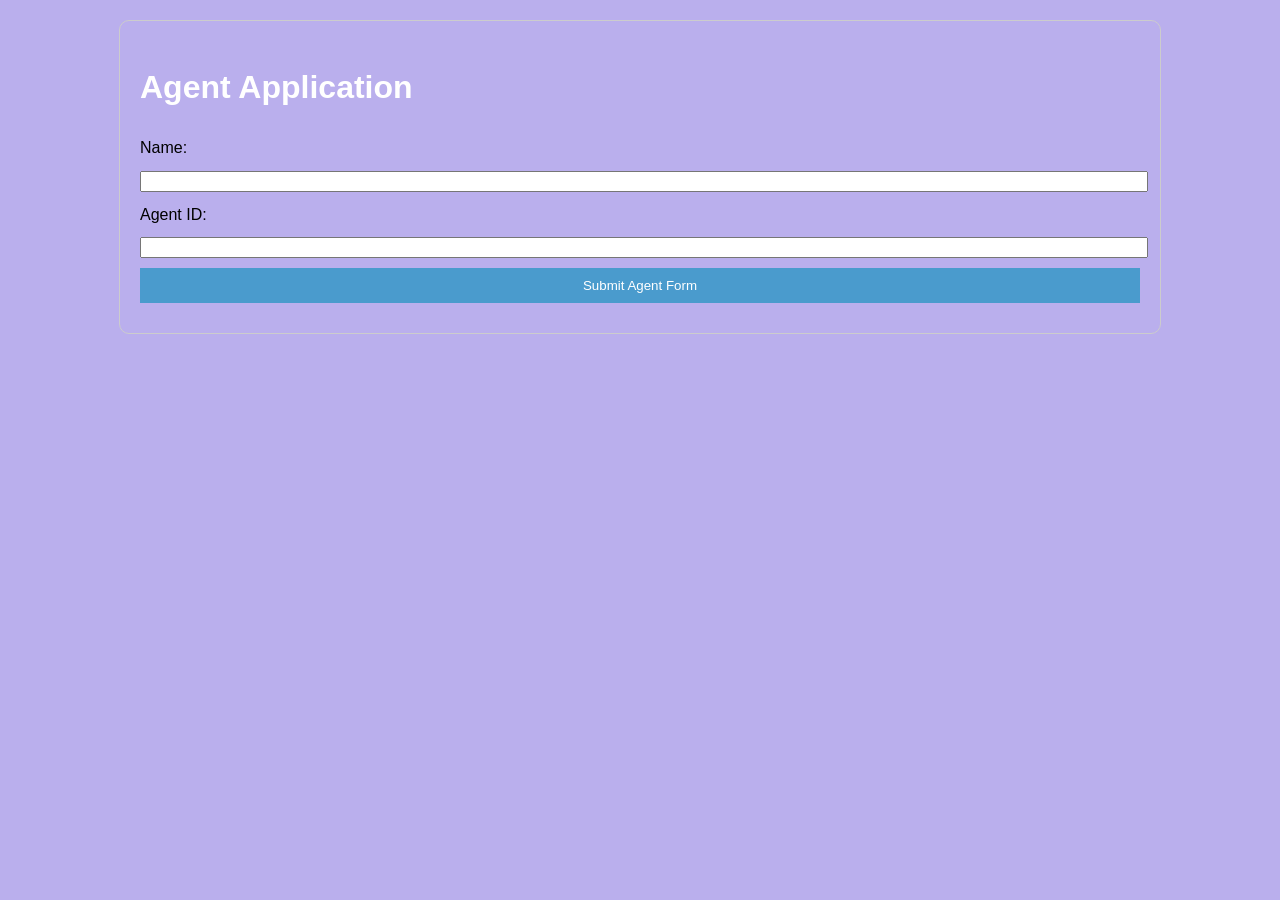
<file: agentform.html>
<!DOCTYPE html>
<html lang="en">
<head>
    <meta charset="UTF-8">
    <meta name="viewport" content="width=device-width, initial-scale=1.0">
    <title>AGENT SCRIPT SHEET</title>
    <style>
        body {
            background-color: rgb(186, 175, 237);
            font-family: Arial, sans-serif;
            margin: 20px;
            padding: 0;
            line-height: 1.6;
        }
        h1, h2 {
            color: white;
        }
        .container {
            max-width: 1000px;
            margin: auto;
            padding: 20px;
            border: 1px solid #ccc;
            border-radius: 10px;
        }
        label, input, select, button, textarea {
            display: block;
            margin-bottom: 10px;
            width: 100%;
        }
        button {
            background-color: rgb(74, 155, 205);
            color: white;
            border: none;
            padding: 10px;
        }
        .info-box {
            border: 1px solid green;
            padding: 20px;
            border-radius: 9px;
            background: #f9f9f9;
            margin-bottom: 50px;
        }
    </style>
    <script>
        function showFoodForm(event) {
            event.preventDefault();
            document.getElementById('agentForm').style.display = 'none';
            document.getElementById('foodForm').style.display = 'block';
        }
    </script>
</head>
<body>
    <div class="container">
        <h1>Agent Application</h1>
        <form id="agentForm" onsubmit="showFoodForm(event)">
            <label for="agent-name">Name:</label>
            <input type="text" id="agent-name" name="agent-name" required>

            <label for="agent-id">Agent ID:</label>
            <input type="text" id="agent-id" name="agent-id" required>

            <button type="submit">Submit Agent Form</button>
        </form>

        <form id="foodForm" style="display: none;">
            <h1>Food Redistribution Form</h1>

            <label for="DonarName">Donar Name:</label>
            <input type="text" id="DonarName" required>

            <label for="FoodType">Food Type:</label>
            <select id="FoodType">
                <option value="spicy">Spicy</option>
                <option value="sweet_cold">Sweet & Cold</option>
                <option value="spicy_hot">Spicy & Hot</option>
                <option value="cold">Cold</option>
            </select>

            <label for="other">Any other:</label>
            <input type="text" id="other">

            <label for="location">Location:</label>
            <input type="text" id="location" required>

            <label for="urgency">Urgency Level:</label>
            <select id="urgency">
                <option value="low">Low</option>
                <option value="medium">Medium</option>
                <option value="high">High</option>
            </select>

            <h2>Verification and Quality Control</h2>
            <label for="expiration-date">Expiration Date:</label>
            <input type="date" id="expiration-date" required>

            <label for="FoodCondition">Food Condition (GOOD / BAD)</label>
            <input type="text" id="FoodCondition" required>

            <label for="PickupDate">Pickup Date:</label>
            <input type="date" id="PickupDate" required>
            <label for="Delivery Method">Delivery Method</label>
        <select id="Deliver Method">
            <option value="Direct to Recipents">Direct to Recipents</option>
            <option value="Distribution Center">Distribution Center</option>

        </select>

        <h2>Communication and outresearch</h2>

        <label for="donor engagement">donor Engagement Activities: </label>
        <input type="text" id="donarEngagement" required>

        <label for="awarnessPrograms">AwarnessPrograms</label>
        <input type="text" id="AwarnessPrograms:" required>

        <label for="target Audience">targetAudience</label>
        <input type="text" id="targetAudience" placeholder="who is your target audience..?" required>
        
        <label for="communicationchannels">communicationchannels</label>
        <select id="communicationchannels">
            <option  value="SocialMedia">SocialMedia</option>
            <option value="E-Mail">E-Mail</option>
            <option value="Flyers">Flyers & Brochures</option>
            <option value="communityEvent">communityEvent</option>

        </select>

        <h2>Data Management</h2>
        <label for="donationRecord">DonationRecord</label>
        <textarea id="donationRecord" rows="3" placeholder="Enter Donation details...." required></textarea>
        
        <label for="recipentData">recipentData:</label>
        <textarea id="recipentData" rows="3" placeholder="Enter Recipent details..." required></textarea>

        <label for="FoodInventory">FoodInventory:</label>
        <textarea id="FoodInventory" rows="3" placeholder="Enter Food Inventory details..." required></textarea>

        <label for="Data Optimisation">Data Optimisation</label>
        <textarea id="Data Optimisation" rows="3" placeholder="How do you use  data to reduce waste"></textarea>
        
        <h2> Compilence and Reporting</h2>
        <div class="info-box">
            <p>Ensures legal compilence with food safty regulations which generates reports on food distribution activities and impact assessments...</p>

        </div>
        <label for="CompilenceCheckList">Compilence Check List</label>
        <textarea id="Compilence Check List" rows="4" placeholder="list legal food safty checks..." required></textarea>

        <label for="reporting Perods">Reporting Periods:</label>
        <input type="date" id="reportingperiod" required>

        <label for="distributionReport">food Distribution Report:</label>
        <textarea id="date" id="reporting period" required></textarea>

        <label for="impactAssessment">ImpactAssessment: </label>
        <textarea id="distributionAssessment" rows="4" placeholder="enter the distribution details and impact metrics...">required</textarea>

        <label for="automated matching">automated matching </label>
        <select id="automated matching">
            <option value="enabled">Enebled</option>
            <option value="disabled">Disabled</option>
        </select>
        
        <label for="ntification settings">Notification Settings:</label>
        <textarea id="notification settings" rows="4" placegolder="notification preference!!.."></textarea>

        <label for="pickupshesule">pickupshedule</label>
        <input type="datatime-local" id="pickupshedule" >

        <label for="inventorytracking">Inventory Tracking Detaila:</label>
        <textarea id="inventoryTracking" rows="4" placeholder="tracking methods!!..."></textarea>


        <button type="submit">Submit</button>
        <button type="button" class="back-button" onclick="history.back()">Back to list</button>
        </form>
    </div>
</body>
</html>
</file>
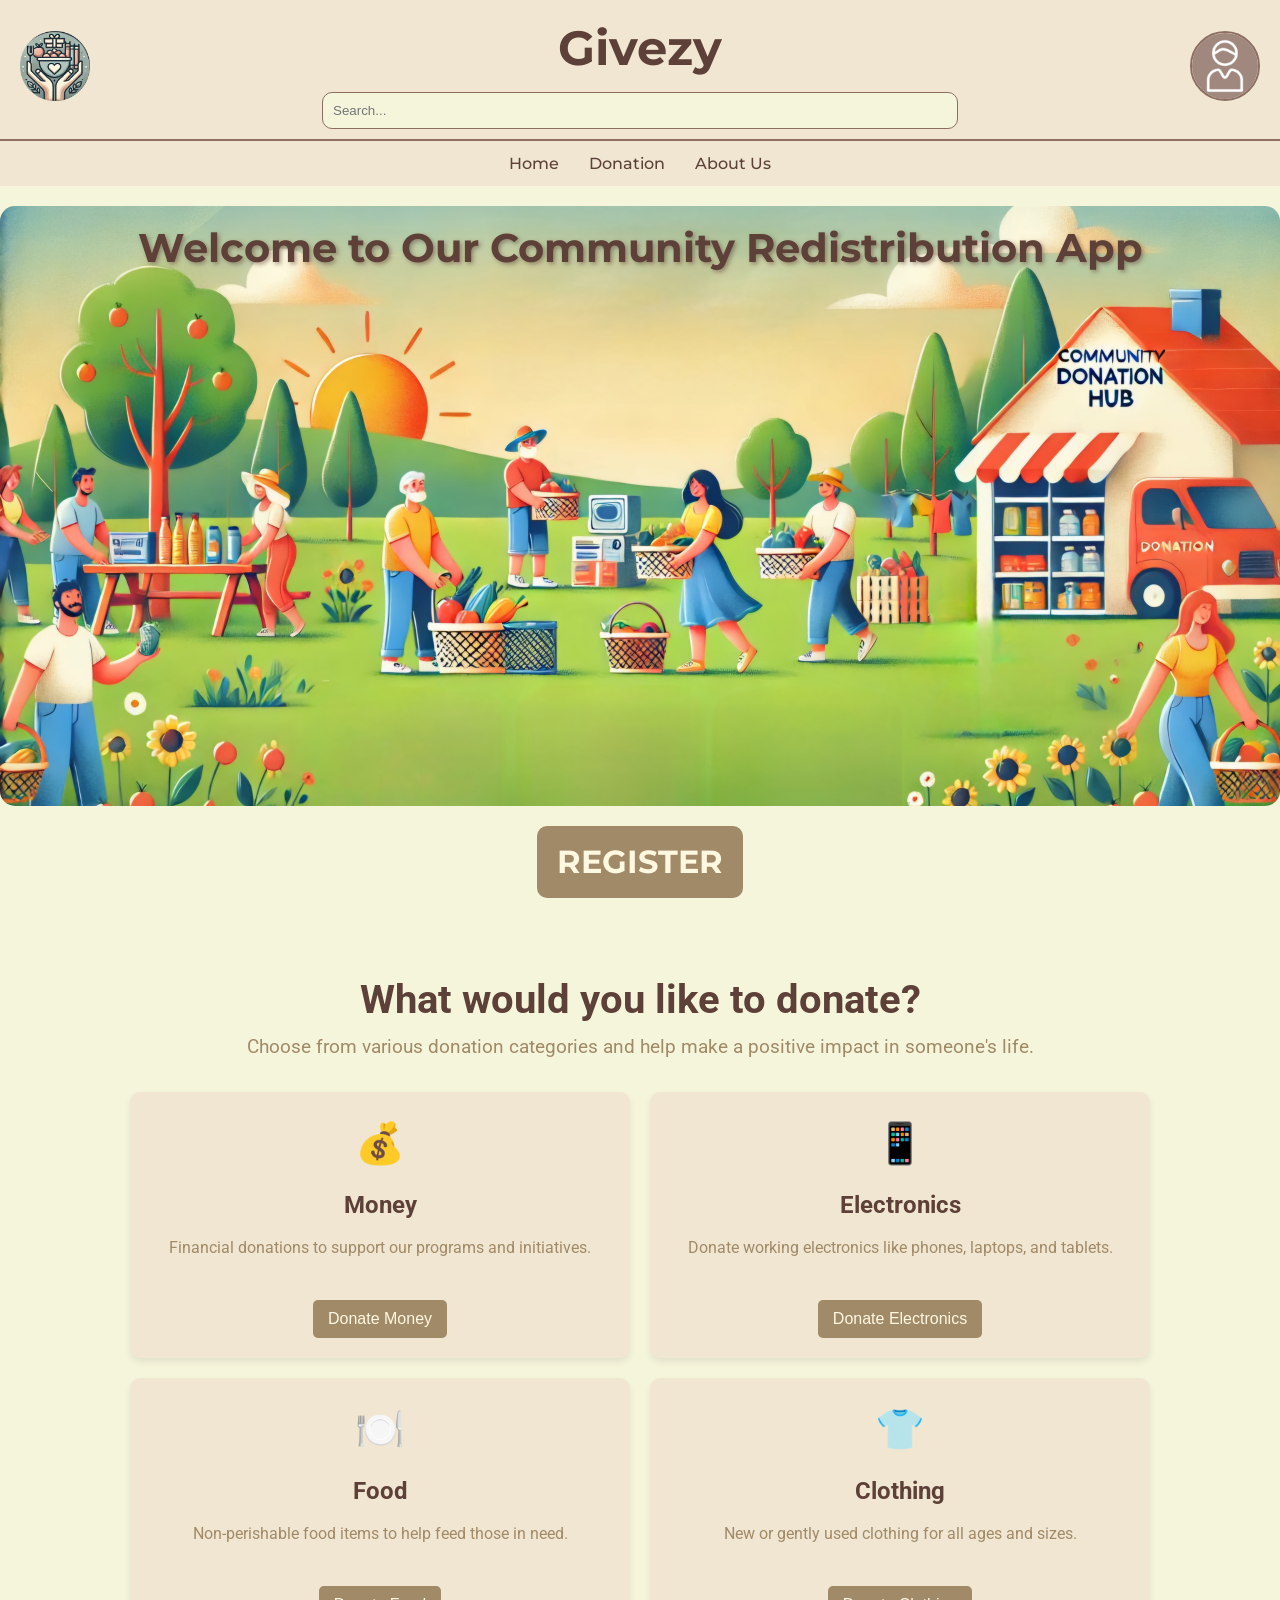
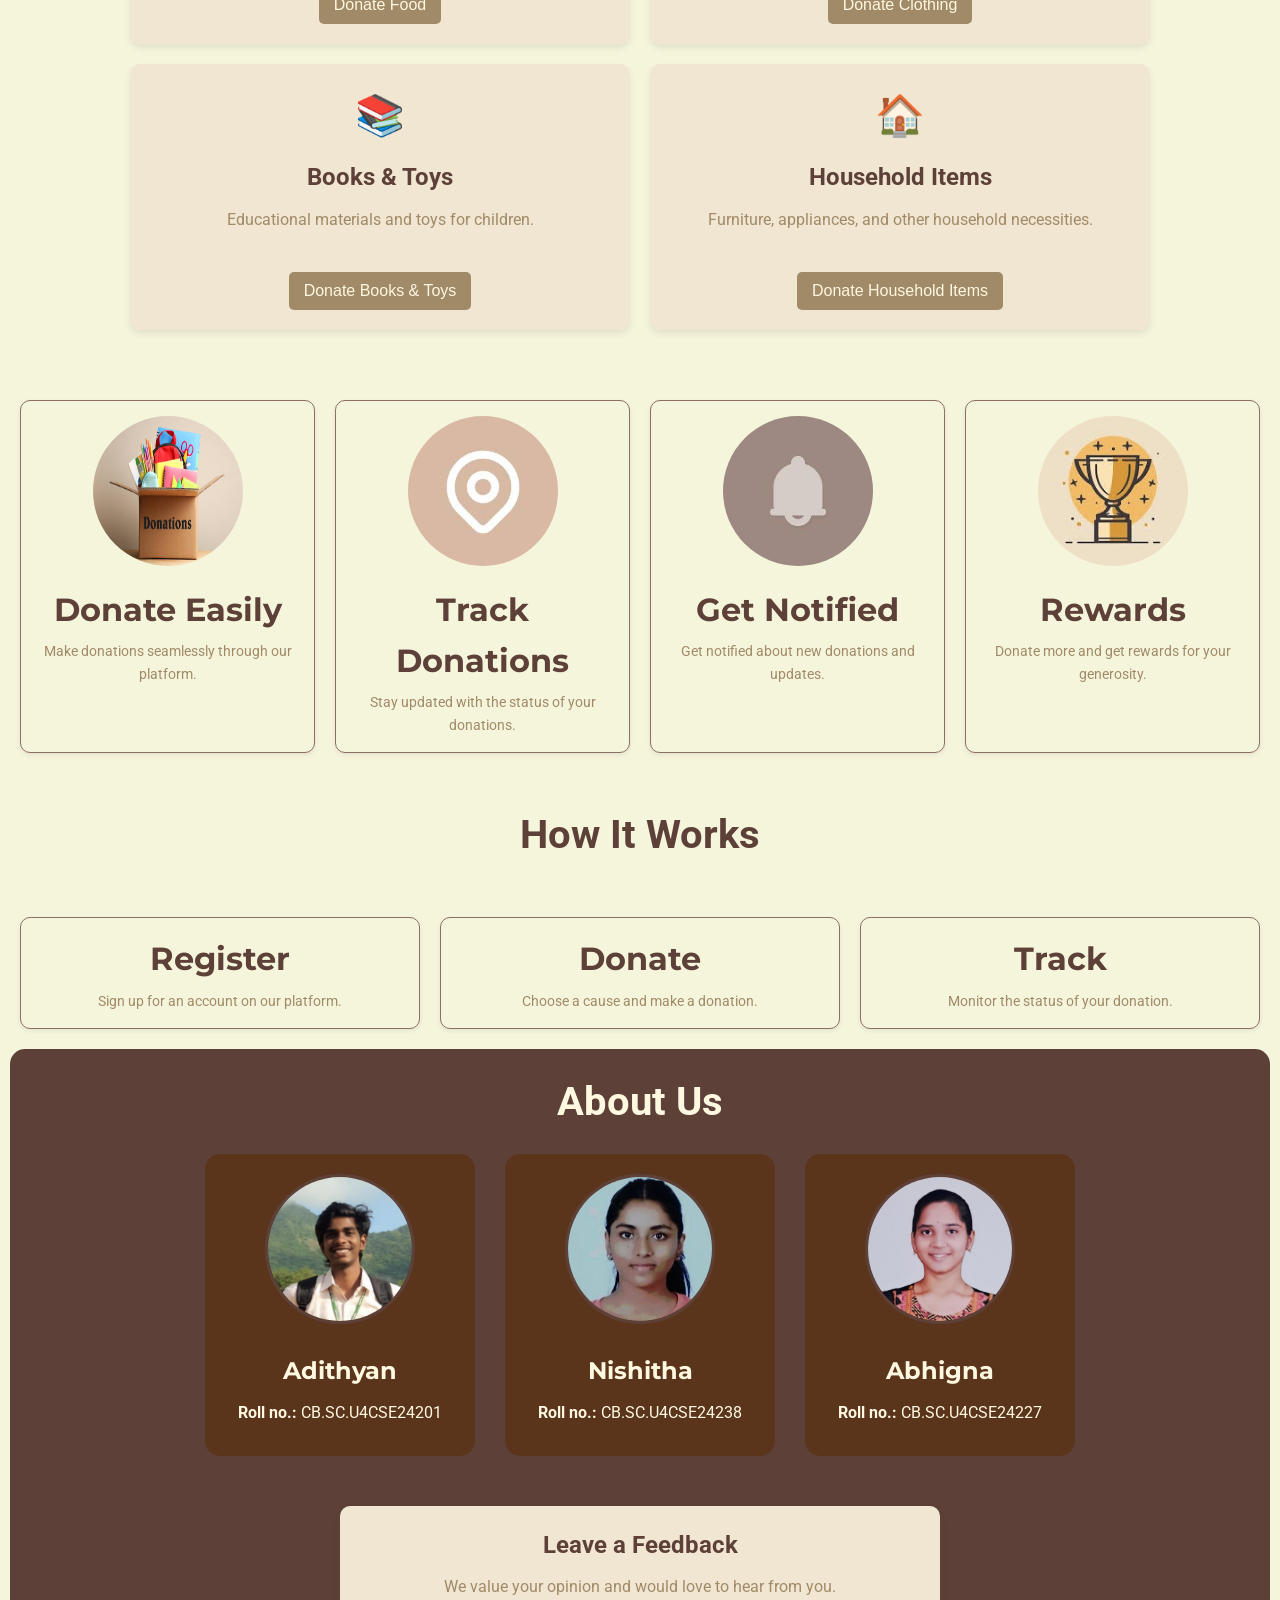
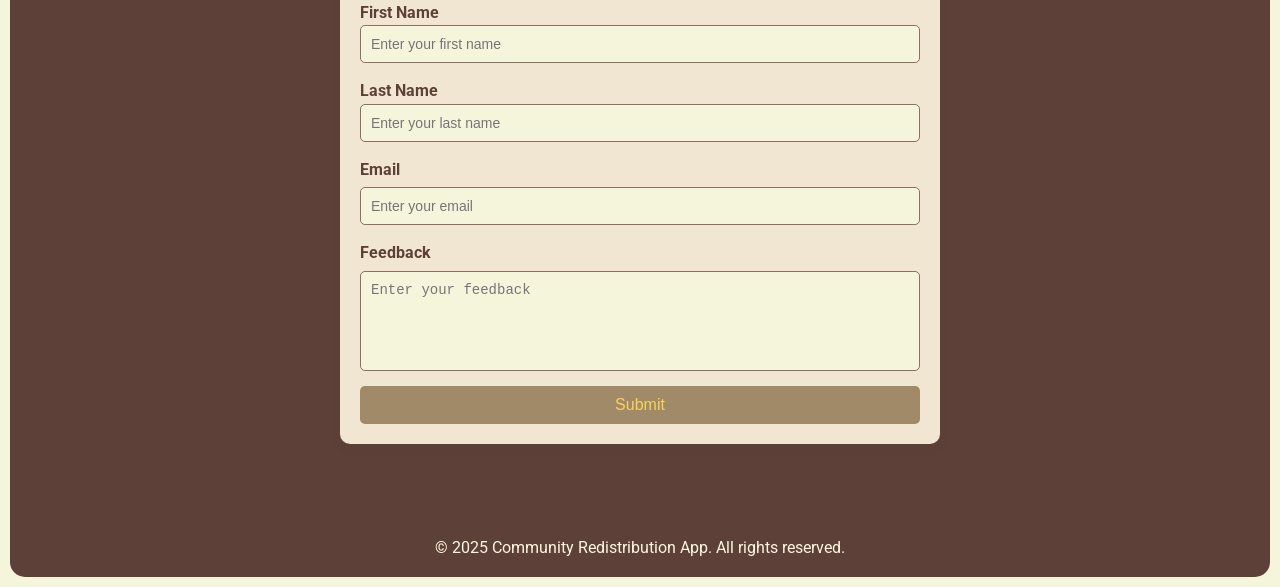
<file: dona.html>
<!DOCTYPE html>
<html lang="en">
<head>
  <!-- Favicon -->
  <link rel="icon" type="image/x-icon" href="pfp.png">
  <!-- Character Encoding -->
  <meta charset="UTF-8">
  <!-- Viewport Settings for Responsive Design -->
  <meta name="viewport" content="width=device-width, initial-scale=1.0">
  <!-- Page Title -->
  <title>Givezy</title>
  <!-- External CSS Link -->
  <link rel="stylesheet" href="dona.css">
</head>
<body>
  <!-- Header Section -->
  <header>
    <!-- Logo -->
    <div class="logo">
      <img src="pfp.png" alt="Logo">
    </div>

    <!-- Search Bar -->
    <div class="search-bar">
      <h1 class="app-name">Givezy</h1>
      <input type="text" placeholder="Search...">
    </div>

    <!-- Profile Section -->
    <div class="profile">
      <img src="tp.png" alt="Profile Picture" id="profile-picture">
      <ul class="dropdown-menu">
        <li><a href="#" onclick="promptAdminAccess()">Admin</a></li>
        <li><a href="agentform.html">Agent</a></li>
        <li><a href="donorpg.html">Donor</a></li>
      </ul>
    </div>
  </header>

  <!-- Navigation Bar -->
  <nav>
    <ul>
      <li><a href="#">Home</a></li>
      <li><a href="#">Donation</a></li>
      <li><a href="#">About Us</a></li>
    </ul>
  </nav>

  <!-- Banner Section -->
  <div class="banner">
    <h1>Welcome to Our Community Redistribution App</h1>
  </div>

  <!-- Register Button -->
  <div class="register-button">
    <a href="register.html">REGISTER</a>
  </div>


    <!-- Donation Section -->
    <section class="donation-section">
      <h2>What would you like to donate?</h2>
      <p>Choose from various donation categories and help make a positive impact in someone's life.</p>
      <div class="donation-cards">
        <div class="donation-card">
          <span class="icon">💰</span>
          <h3>Money</h3>
          <p>Financial donations to support our programs and initiatives.</p>
          <button>Donate Money</button>
        </div>
        <div class="donation-card">
          <span class="icon">📱</span>
          <h3>Electronics</h3>
          <p>Donate working electronics like phones, laptops, and tablets.</p>
          <button>Donate Electronics</button>
        </div>
        <div class="donation-card">
          <span class="icon">🍽️</span>
          <h3>Food</h3>
          <p>Non-perishable food items to help feed those in need.</p>
          <button>Donate Food</button>
        </div>
        <div class="donation-card">
          <span class="icon">👕</span>
          <h3>Clothing</h3>
          <p>New or gently used clothing for all ages and sizes.</p>
          <button>Donate Clothing</button>
        </div>
        <div class="donation-card">
          <span class="icon">📚</span>
          <h3>Books & Toys</h3>
          <p>Educational materials and toys for children.</p>
          <button>Donate Books & Toys</button>
        </div>
        <div class="donation-card">
          <span class="icon">🏠</span>
          <h3>Household Items</h3>
          <p>Furniture, appliances, and other household necessities.</p>
          <button>Donate Household Items</button>
        </div>
      </div>
    </section>


  <!-- Features Section -->
  <section class="features">
    <div class="feature-card">
      <img src="dobox.jpg" alt="Feature 1">
      <h3>Donate Easily</h3>
      <p>Make donations seamlessly through our platform.</p>
    </div>
    <div class="feature-card">
      <img src="trc.jpg" alt="Feature 2">
      <h3>Track Donations</h3>
      <p>Stay updated with the status of your donations.</p>
    </div>
    <div class="feature-card">
      <img src="noti.jpg" alt="Feature 3">
      <h3>Get Notified</h3>
      <p>Get notified about new donations and updates.</p>
    </div>
    <div class="feature-card">
      <img src="rew.jpg" alt="Feature 4">
      <h3>Rewards</h3>
      <p>Donate more and get rewards for your generosity.</p>
    </div>
  </section>

  <!-- How It Works Section -->
  <div style="margin-top: 50px;margin-bottom: 50px;">
    <h2 align="center" style="font-size: 2.5em;">How It Works</h2>
  </div>

  <section class="features">
    <div class="feature-card">
      <h3>Register</h3>
      <p>Sign up for an account on our platform.</p>
    </div>
    <div class="feature-card">
      <h3>Donate</h3>
      <p>Choose a cause and make a donation.</p>
    </div>
    <div class="feature-card">
      <h3>Track</h3>
      <p>Monitor the status of your donation.</p>
    </div>
  </section>

  <!-- Footer Section -->
  <footer>
    <!-- About Section -->
    <div style="margin-top: 5px;margin-bottom: 10px;">
      <h2 align="center" style="font-size: 2.5em;">About Us</h2>
    </div>
    <div class="container">
      <!-- Team Members -->
      <div class="members">
        <div class="member">
          <a href="Resume01.html">
            <img src="Adi.jpg" alt="Adithyan">
          </a>
          <h2>Adithyan</h2>
          <p><b>Roll no.:</b> CB.SC.U4CSE24201</p>
        </div>

        <div class="member">
          <a href="mainresume.html">
            <img src="Nishitha.jpg" alt="Nishitha">
          </a>
          <h2>Nishitha</h2>
          <p><b>Roll no.:</b> CB.SC.U4CSE24238</p>
        </div>

        <div class="member">
          <a href="UI 1.html">
            <img src="Abhigna.jpg" alt="Abhigna">
          </a>
          <h2>Abhigna</h2>
          <p><b>Roll no.:</b> CB.SC.U4CSE24227</p>
        </div>
      </div>

      <!-- New Feedback Form -->
      <div class="feedback-container">
        <h2>Leave a Feedback</h2>
        <p>We value your opinion and would love to hear from you.</p>
        <form>
          <div class="form-group half">
            <label>First Name</label>
            <input type="text" placeholder="Enter your first name">
          </div>
          <div class="form-group half">
            <label>Last Name</label>
            <input type="text" placeholder="Enter your last name">
          </div>
          <div class="form-group">
            <label>Email</label>
            <input type="email" placeholder="Enter your email">
          </div>
          <div class="form-group">
            <label>Feedback</label>
            <textarea placeholder="Enter your feedback"></textarea>
          </div>
          <button type="submit">Submit</button>
        </form>
      </div>
    </div>
    <br>
    <br>
    <!-- Footer Copyright -->
    <p>&copy; 2025 Community Redistribution App. All rights reserved.</p>
  </footer>
  <!-- External JavaScript Link -->
  <script src="dona.js"></script>
</body>
</html>
</file>
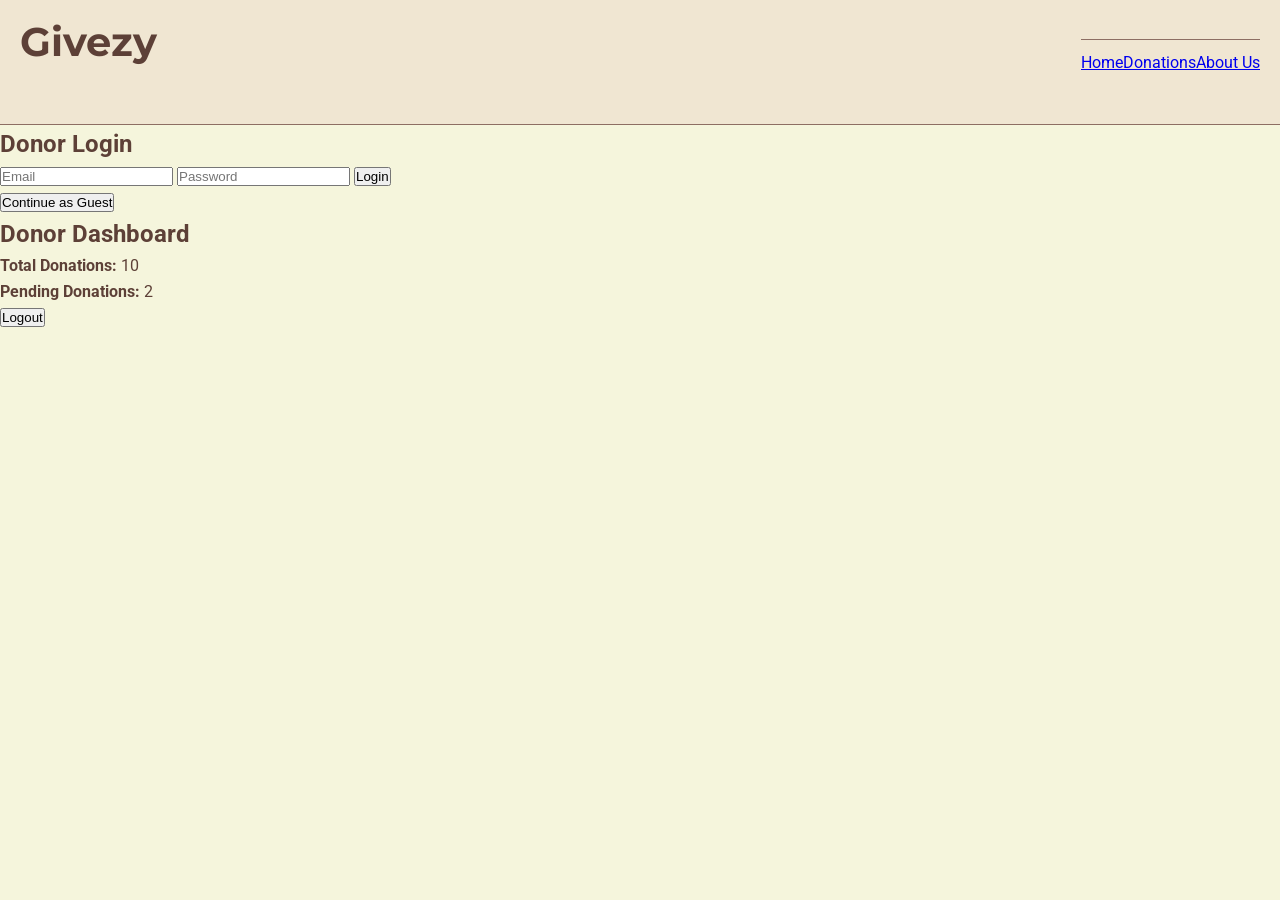
<file: donar12.html>
<!DOCTYPE html>
<html lang="en">
<head>
    <meta charset="UTF-8">
    <meta name="viewport" content="width=device-width, initial-scale=1.0">
    <title>Donor Page - Givezy</title>
    <link rel="stylesheet" href="dona.css">
</head>
<body>
    <header>
        <h1>Givezy</h1>
        <nav>
            <a href="index.html">Home</a>
            <a href="donation.html">Donations</a>
            <a href="about.html">About Us</a>
        </nav>
    </header>
    
    <main>
        <section class="login-section">
            <h2>Donor Login</h2>
            <form id="loginForm">
                <input type="email" placeholder="Email" required>
                <input type="password" placeholder="Password" required>
                <button type="submit">Login</button>
            </form>
            <button id="guestLogin">Continue as Guest</button>
        </section>

        <section id="dashboard" class="hidden">
            <h2>Donor Dashboard</h2>
            <p><strong>Total Donations:</strong> <span id="totalDonations">10</span></p>
            <p><strong>Pending Donations:</strong> <span id="pendingDonations">2</span></p>
            <button id="logout">Logout</button>
        </section>
    </main>

    <script>
        document.getElementById('loginForm').addEventListener('submit', function(event) {
            event.preventDefault();
            document.querySelector('.login-section').classList.add('hidden');
            document.getElementById('dashboard').classList.remove('hidden');
        });

        document.getElementById('guestLogin').addEventListener('click', function() {
            document.querySelector('.login-section').classList.add('hidden');
            document.getElementById('dashboard').classList.remove('hidden');
        });

        document.getElementById('logout').addEventListener('click', function() {
            document.getElementById('dashboard').classList.add('hidden');
            document.querySelector('.login-section').classList.remove('hidden');
        });
    </script>
</body>
</html>
</file>
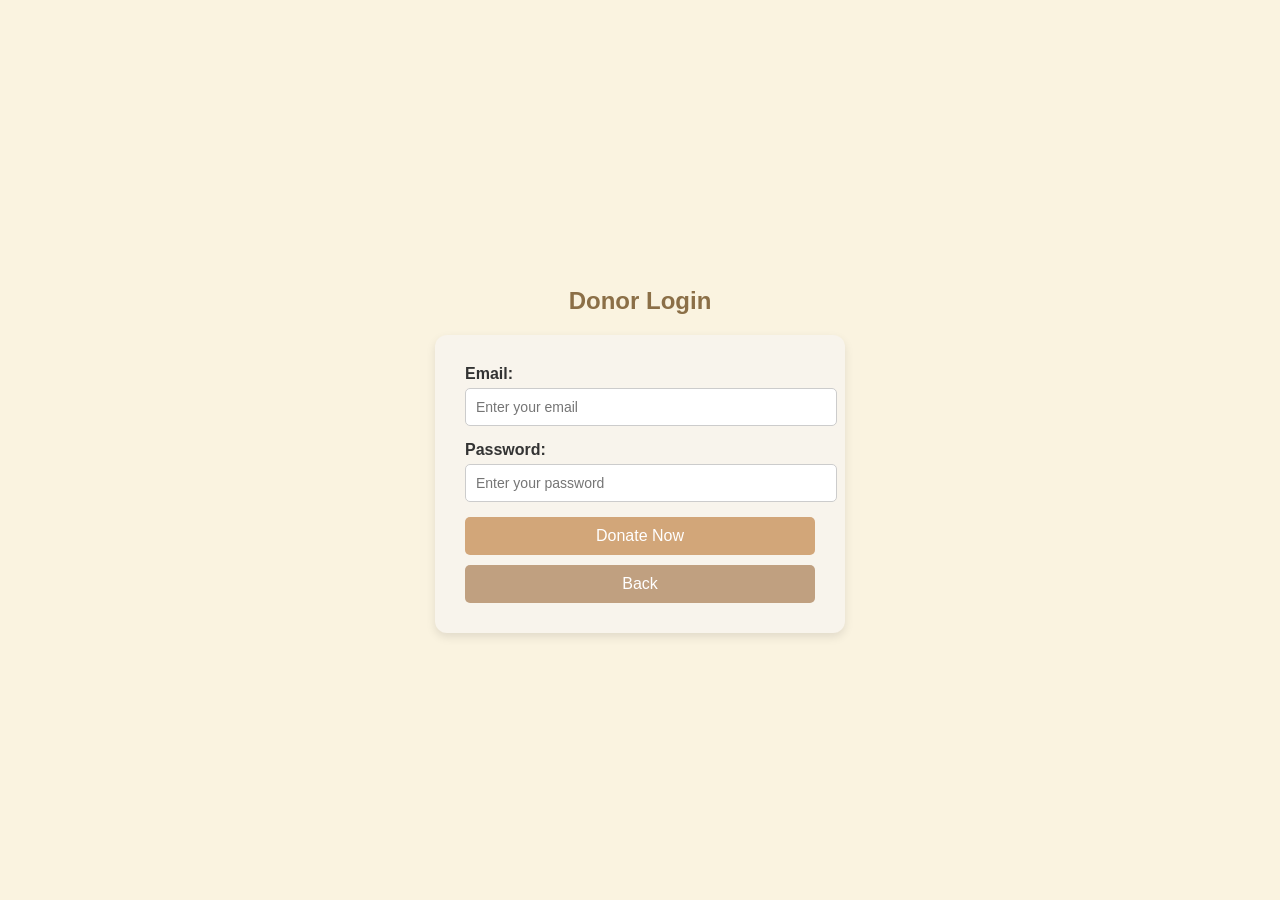
<file: donorpg.html>
<!DOCTYPE html>
<html lang="en">
<head>
    <meta charset="UTF-8">
    <meta name="viewport" content="width=device-width, initial-scale=1.0">
    <title>Donor Page</title>
    <style>
        body {
            font-family: Arial, sans-serif;
            background: #FAF3E0;
            color: #333;
            display: flex;
            justify-content: center;
            align-items: center;
            height: 100vh;
            margin: 0;
            flex-direction: column;
        }

        .form-container {
            background: #f8f4ec;
            padding: 30px;
            border-radius: 12px;
            box-shadow: 0px 4px 10px rgba(0, 0, 0, 0.1);
            width: 100%;
            max-width: 350px;
            text-align: center;
        }

        h2 {
            color: #8B6F47;
            margin-bottom: 20px;
        }

        label {
            display: block;
            text-align: left;
            margin-bottom: 5px;
            font-weight: bold;
        }

        input, select, textarea {
            width: 100%;
            padding: 10px;
            margin-bottom: 15px;
            border: 1px solid #ccc;
            border-radius: 5px;
            font-size: 14px;
            background: #FFF;
        }

        button {
            background: #D2A679;
            color: #fff;
            padding: 10px;
            border: none;
            border-radius: 5px;
            cursor: pointer;
            font-size: 16px;
            transition: 0.3s;
            width: 100%;
        }

        button:hover {
            background: #B8865E;
        }

        .back-button {
            background: #C0A080;
            margin-top: 10px;
        }
    </style>
</head>
<body>
    <h2>Donor Login</h2>
    <div class="form-container">
        <form>
            <label>Email:</label>
            <input type="email" placeholder="Enter your email" required>

            <label>Password:</label>
            <input type="password" placeholder="Enter your password" required>

            <button type="submit">Donate Now</button>
            <button type="button" class="back-button" onclick="history.back()">Back</button>
        </form>
    </div>
</body>
</html>
</file>
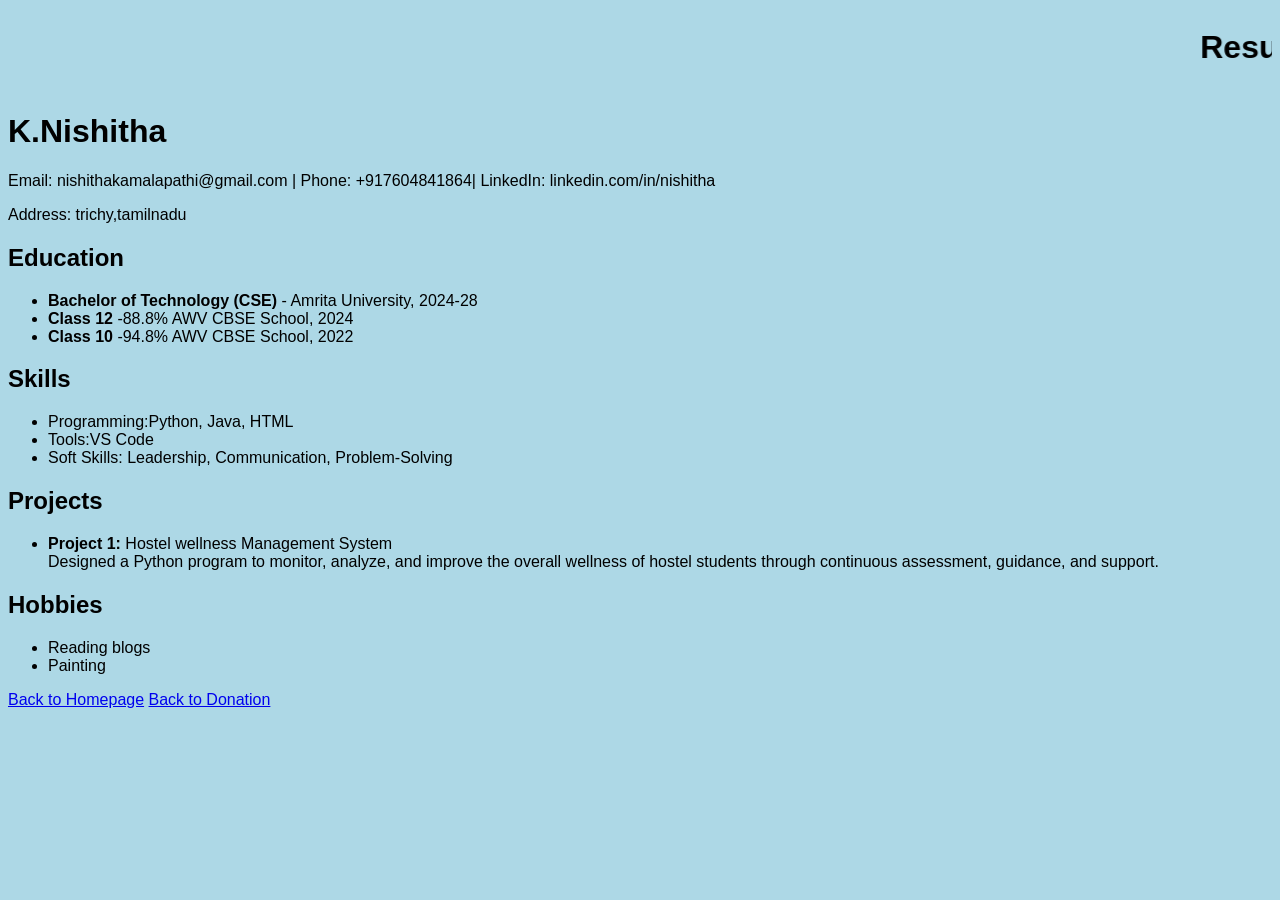
<file: mainresume.html>
<!DOCTYPE html>
<html lang="en">
<head>
    <meta charset="UTF-8">
    <meta name="viewport" content="width=device-width, initial-scale=1.0">
    <title>Resume</title>
    <style>
        body {
            background-color:lightblue; 
            font-family: Arial, sans-serif;
        }
        
    </style>
</head>
<body>
    
    <marquee><h1>Resume</h1></marquee>

    <h1>K.Nishitha</h1>
    <p>Email: nishithakamalapathi@gmail.com | Phone: +917604841864| LinkedIn: linkedin.com/in/nishitha</p>
    <p>Address: trichy,tamilnadu</p>

    <h2><b>Education</b></h2>
    <ul>
        <li><b>Bachelor of Technology (CSE)</b> - Amrita University, 2024-28</li>
        <li><b>Class 12</b> -88.8% AWV CBSE School, 2024</li>
        <li><b>Class 10</b> -94.8% AWV CBSE School, 2022</li>
    </ul>

    <h2><b>Skills</b></h2>
    <ul>
        <li>Programming:Python, Java, HTML</li>
        <li>Tools:VS Code</li>
        <li>Soft Skills: Leadership, Communication, Problem-Solving</li>
    </ul>

    <h2>Projects</h2>
    <ul>
        <li><b>Project 1:</b> Hostel wellness Management System  
            <br>Designed a Python program to monitor, analyze, and improve the overall wellness of hostel students through continuous assessment, guidance, and support.</li>
      
    </ul>

    <h2>Hobbies</h2>
    <ul>
        <li>Reading blogs</li>
        <li>Painting </li>
        
    </ul>
    <a href="D:\@Documents\Uid01\homepage.html">Back to Homepage</a>
    <a href="D:\@Documents\UID\project_3\dona.html">Back to Donation</a>
</body>
</html>
</file>
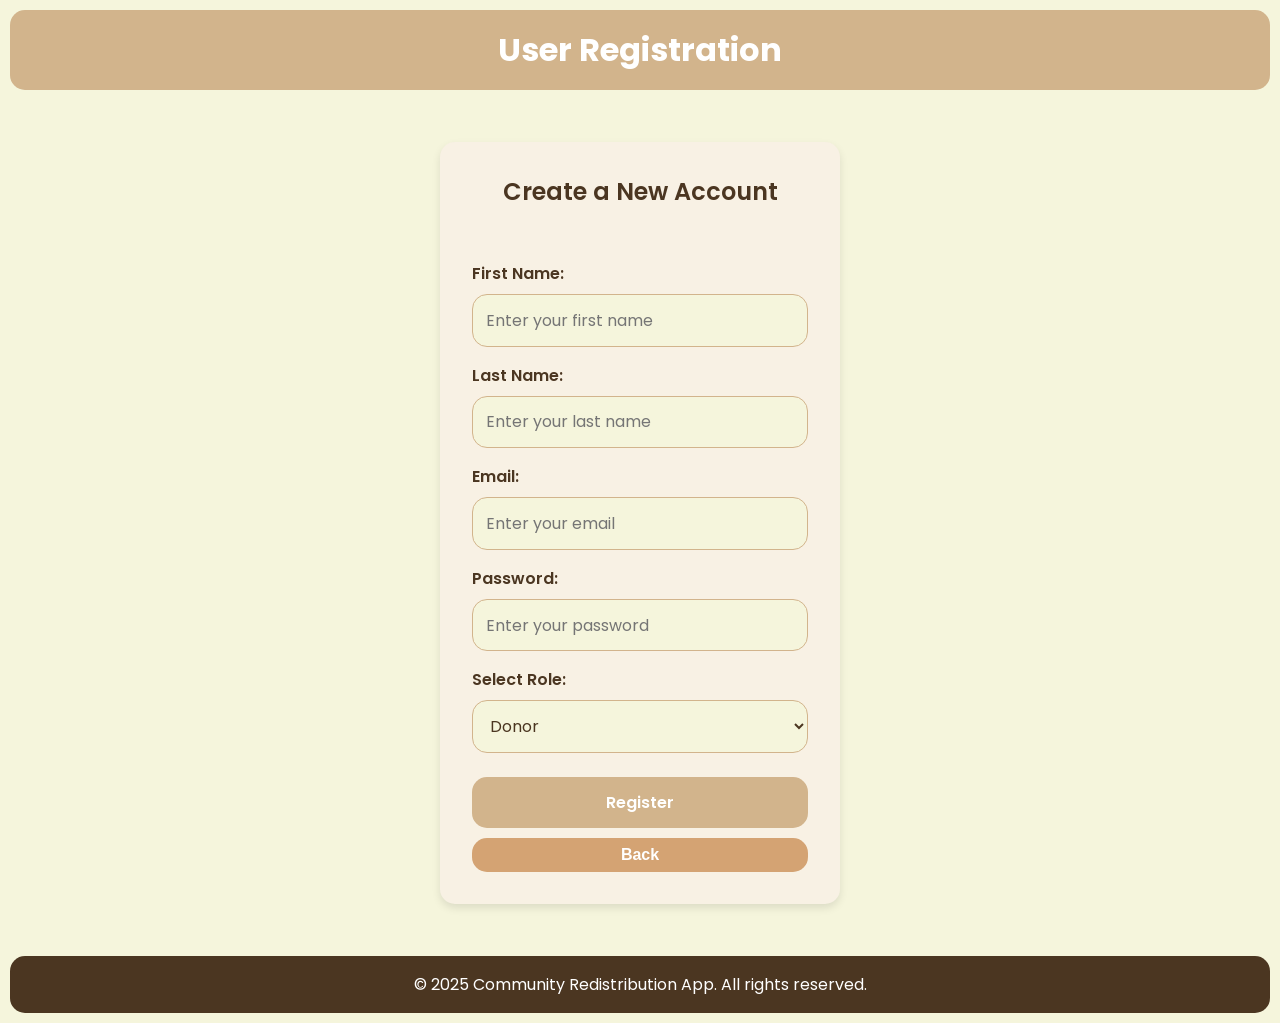
<file: register.html>
<!DOCTYPE html>
<html lang="en">
<head>
    <meta charset="UTF-8">
    <meta name="viewport" content="width=device-width, initial-scale=1.0">
    <link rel="icon" type="image/x-icon" href="pfp.png">
    <title>User Registration</title>
    <link rel="stylesheet" href="register.css">
</head>
<body>
    <header>
        <h1>User Registration</h1>
    </header>

    <main>
        <div class="registration-form">
            <h2>Create a New Account</h2>
            <form action="" method="">
                <label for="fname">First Name:</label>
                <input type="text" id="fname" name="fname" placeholder="Enter your first name" required>

                <label for="lname">Last Name:</label>
                <input type="text" id="lname" name="lname" placeholder="Enter your last name" required>

                <label for="email">Email:</label>
                <input type="email" id="email" name="email" placeholder="Enter your email" required>

                <label for="password">Password:</label>
                <input type="password" id="password" name="password" placeholder="Enter your password" required>

                <label for="role">Select Role:</label>
                <select id="role" name="role" required>
                    <option value="donor">Donor</option>
                    <option value="agent">Agent</option>
                </select>

                <button type="submit">Register</button>
                <a href="dona.html" class="back-button" align="center">Back</a>
            </form>
        </div>
    </main>

    <footer>
        <p>&copy; 2025 Community Redistribution App. All rights reserved.</p>
    </footer>
</body>
</html>
</file>
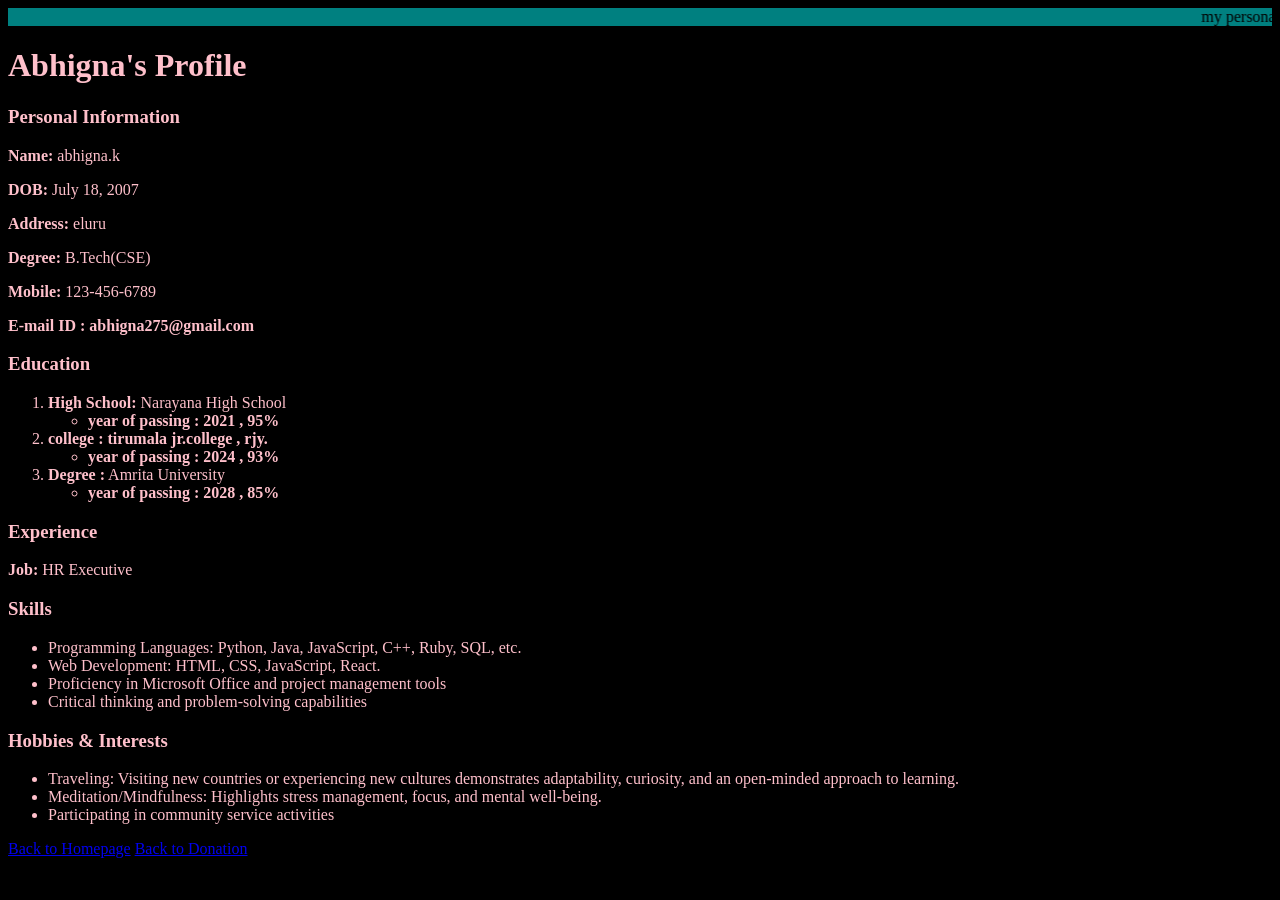
<file: UI 1.html>
<html>

    <head>

        <title>my resume</title>

        <Marquee bgcolor="teal">my personal profile</Marquee>

    </head>

<body bgcolor="black">

    <font color="pink">

    </head>
    <body>
        <header>
            <h1>Abhigna's Profile</h1>
        </header>
        <div class="content">
            <h3>Personal Information</h3>
            <p><strong>Name:</strong> abhigna.k</p>
            <p><strong>DOB:</strong> July 18, 2007</p>
            <p><strong>Address:</strong> eluru</p>
            <p><strong>Degree:</strong> B.Tech(CSE)</p>
            <p><strong>Mobile:</strong> 123-456-6789</p>
            <p><strong>E-mail ID : abhigna275@gmail.com</strong></p>
    
            <h3>Education</h3>
            <ol>
                <li><strong>High School:</strong> Narayana High School</li>
                <ul>
                <li><strong> year of passing : 2021 , 95%</strong></li>
                </ul>
                <li><strong> college : tirumala jr.college , rjy.</strong></li>
                <ul>
                <li><strong> year of passing : 2024 , 93%</strong></li>
                </ul>
                <li><strong>Degree :</strong> Amrita University</li>
                <ul>
                <li><strong>year of passing : 2028 , 85%</strong></li>
                </ul>
            </ol>
    
            <h3>Experience</h3>
            <p><strong>Job:</strong> HR Executive</p>
    
            <h3>Skills</h3>
            <ul>
                <li>Programming Languages: Python, Java, JavaScript, C++, Ruby, SQL, etc.</li>
                <li>Web Development: HTML, CSS, JavaScript, React.</li>
                <li>Proficiency in Microsoft Office and project management tools</li>
                <li>Critical thinking and problem-solving capabilities</li>
            </ul>
    
            <h3>Hobbies & Interests</h3>
            <ul>
                <li>Traveling: Visiting new countries or experiencing new cultures demonstrates adaptability, curiosity, and an open-minded approach to learning.</li>
                <li>Meditation/Mindfulness: Highlights stress management, focus, and mental well-being.</li>
                <li>Participating in community service activities</li>
            </ul>
        </div>
        <a href ="D:\@Documents\Uid01\homepage.html">Back to Homepage</a>
        <a href="D:\@Documents\UID\project_3\dona.html">Back to Donation</a>
    </body>
    </html>
</file>
<file: dona.css>
/* Import Google Fonts */
@import url('https://fonts.googleapis.com/css2?family=Montserrat:wght@400;700&family=Roboto:wght@400;700&display=swap');

/* General Reset */
a:focus, button:focus {
    outline: 2px solid #a18a68; /* Light brown */
}

* {
    margin: 0;
    padding: 0;
    box-sizing: border-box;
}

body {
    font-family: 'Roboto', sans-serif;
    line-height: 1.6;
    background-color: #f5f5dc; /* Beige */
    color: #5d4037; /* Dark brown */
}

header {
    display: flex;
    justify-content: space-between;
    align-items: center;
    background-color: #f0e6d2; /* Light beige */
    padding: 10px 20px;
    border-bottom: 1px solid #8d6e63; /* Medium brown */
}

/* Logo */
header .logo img {
    height: 70px;
    width: 70px;
}

/* Profile Picture */
.profile {
    position: relative;
}

.profile img {
    height: 70px;
    width: 70px;
    border-radius: 50%;
    border: 2px solid #8d6e63; /* Medium brown */
    cursor: pointer;
}

/* Dropdown Menu */
.dropdown-menu {
    list-style: none;
    position: absolute;
    top: 80px; /* Adjust based on profile image size */
    right: 0;
    background-color: #f0e6d2; /* Light beige */
    border: 1px solid #8d6e63; /* Medium brown */
    border-radius: 10px;
    box-shadow: 0 4px 8px rgba(93, 64, 55, 0.1); /* Dark brown shadow */
    display: none; /* Initially hidden */
    z-index: 10;
}

.dropdown-menu li {
    padding: 10px 20px;
}

.dropdown-menu li a {
    text-decoration: none;
    color: #5d4037; /* Dark brown */
    font-weight: bold;
    display: block;
    transition: background-color 0.3s, color 0.3s;
}

.dropdown-menu li a:hover {
    background-color: #a18a68; /* Light brown */
    color: #fff8e1; /* Cream */
}

/* Show Dropdown on Hover (Profile or Dropdown Menu) */
.profile:hover .dropdown-menu,
.dropdown-menu:hover {
    display: block; /* Show menu */
}

/* Search Bar */
header .search-bar {
    flex-grow: 1;
    margin: 0 20px;
    display: flex;
    flex-direction: column;
    align-items: center;
}

header .search-bar .app-name {
    font-family: 'Montserrat', sans-serif;
    font-size: 3rem;
    font-weight: bold;
    margin-bottom: 5px;
    color: #5d4037; /* Dark brown */
}

header .search-bar input {
    width: 60%;
    padding: 10px;
    border: 1px solid #8d6e63; /* Medium brown */
    border-radius: 10px;
    background-color: #f5f5dc; /* Beige */
    color: #5d4037; /* Dark brown text */
}

/* Profile Picture */
header .profile img {
    height: 70px;
    width: 70px;
    border-radius: 50%;
    border: 2px solid #8d6e63; /* Medium brown */
}

/* Navigation Bar */
nav {
    background-color: #f0e6d2; /* Light beige */
    color: #5d4037; /* Dark brown */
    display: flex;
    justify-content: center;
    padding: 10px 0;
    border-top: 1px solid #8d6e63; /* Medium brown */
}

nav ul {
    list-style: none;
    display: flex;
}

nav ul li {
    margin: 0 15px;
}

nav ul li a {
    font-family: 'Montserrat', sans-serif;
    text-decoration: none;
    color: #5d4037; /* Dark brown */
    font-weight: 500;
    transition: color 0.3s;
}

nav ul li a:hover {
    color: #a18a68; /* Light brown */
}

/* Banner */
.banner {
    display: flex;
    flex-direction: column;
    justify-content: flex-start; /* Align items to the top */
    align-items: center;
    height: 600px;
    background: url("banner.jpg") no-repeat center center/cover;
    color: #fff8e1; /* Cream for text */
    text-align: center;
    border-radius: 15px;
    overflow: hidden;
    margin: 20px auto;
    width: 100%;
    max-width: 1800px;
}

.banner h1 {
    font-family: 'Montserrat', sans-serif;
    font-size: 2.5rem;
    text-shadow: 2px 2px 4px rgba(93, 64, 55, 0.5); /* Dark brown shadow */
    margin-top: 10px;
}

/* Register Button */
.register-button {
    display: flex;
    justify-content: center;
    width: 80%;
    margin: 20px auto;
}

.register-button a {
    font-family: 'Montserrat', sans-serif;
    background-color: #a18a68; /* Light brown */
    color: #fff8e1; /* Cream */
    text-decoration: none;
    padding: 10px 20px;
    border-radius: 10px;
    font-size: 2rem;
    font-weight: bold;
    transition: background-color 0.3s;
}

.register-button a:hover {
    background-color: #5d4037; /* Dark brown */
}

/* About Section */
.container {
    max-width: 900px;
    margin: auto;
    text-align: center;
}

h1 {
    font-family: 'Montserrat', sans-serif;
    font-size: 2.5em;
    margin-bottom: 40px;
    color: #5d4037; /* Dark brown */
}

.members {
    display: flex;
    justify-content: space-around;
    align-items: center;
    flex-wrap: wrap;
}

.member {
    margin: 10px;
    padding: 20px;
    background-color: #572a007c; /* Soft peachy beige - cute and warm */
    border-radius: 15px;
    text-align: center;
    max-width: 270px;
    width: 100%;
    transition: transform 0.3s ease;
}

.member:hover {
    transform: translateY(-10px);
}

.member img {
    width: 150px;
    height: 150px;
    border-radius: 50%;
    object-fit: cover;
    border: 3px solid #5d4037; /* Dark brown */
    transition: transform 0.3s ease, box-shadow 0.3s ease;
}

.member img:hover {
    transform: scale(1.1);
    box-shadow: 0 8px 20px rgba(93, 64, 55, 0.2); /* Dark brown shadow */
}

.member h2 {
    font-family: 'Montserrat', sans-serif;
    margin-top: 20px;
    font-size: 1.5em;
    color: #fff8e1; /* Cream */
}

.member p {
    font-family: 'Roboto', sans-serif;
    color: #fff8e1; /* Cream */
    font-size: 1em;
    margin: 10px 0;
}

.member a {
    font-family: 'Roboto', sans-serif;
    text-decoration: none;
    color: #f0e6d2; /* Light beige */
    font-weight: bold;
    font-size: 1.1em;
}

.member a:hover {
    color: #e6d7c3; /* Very light beige */
}

@media (max-width: 768px) {
    .members {
        flex-direction: column;
        align-items: center;
    }
}

/* Footer */
footer {
    background-color: #5d4037; /* Dark brown */
    color: #fff8e1; /* Cream */
    text-align: center;
    padding: 1em 0;
    border-radius: 15px;
    margin: 10px;
}

/* Features Section */
.features {
    display: grid;
    grid-template-columns: repeat(auto-fit, minmax(200px, 1fr));
    gap: 20px;
    margin: 20px;
}

.feature-card {
    background-color: #f5f5dc; /* Beige */
    border: 1px solid #8d6e63; /* Medium brown */
    border-radius: 10px;
    padding: 15px;
    text-align: center;
    box-shadow: 0 2px 4px rgba(93, 64, 55, 0.1); /* Dark brown shadow */
}

.feature-card img {
    width: 150px;
    height: 150px;
    margin-bottom: 10px;
    border-radius: 50%;
}

.feature-card h3 {
    font-family: 'Montserrat', sans-serif;
    font-size: 2rem;
    margin-bottom: 5px;
    color: #5d4037; /* Dark brown */
}

.feature-card p {
    font-family: 'Roboto', sans-serif;
    font-size: 0.9rem;
    color: #a18a68; /* Light brown */
}

.nav-toggle {
    background-color: #a18a68; /* Light brown */
    color: #fff8e1; /* Cream */
    padding: 10px;
    border: none;
    cursor: pointer;
    font-size: 1.2rem;
    display: none;
}

nav ul.active {
    display: flex;
    flex-direction: column;
}

@media (max-width: 768px) {
    nav ul {
        display: none;
        flex-direction: column;
        width: 100%;
        background-color: #f0e6d2; /* Light beige */
    }

    .nav-toggle {
        display: block;
        margin-top: 10px;
    }
}

.feedback input {
    width: 90%;
    padding: 10px;
    border: 1px solid #8d6e63; /* Medium brown */
    border-radius: 10px;
    background-color: #f5f5dc; /* Beige */
    color: #5d4037; /* Dark brown text */
}

td {
    background-color: #5d4037; /* Dark brown */
}

.submit-button {
    display: flex;
    justify-content: center;
    width: 100%;
}

.submit-button a {
    font-family: 'Montserrat', sans-serif;
    background-color: #a18a68; /* Light brown */
    color: #fff8e1; /* Cream */
    text-decoration: none;
    padding: 10px 20px;
    border-radius: 10px;
    font-size: 2rem;
    font-weight: bold;
    transition: background-color 0.3s;
}

.submit-button a:hover {
    background-color: #5d4037; /* Dark brown */
}

/* Feedback Section Styling */
.feedback-container {
    max-width: 600px;
    margin: 40px auto;
    padding: 20px;
    background: #f0e6d2; /* Light beige */
    border-radius: 10px;
    box-shadow: 0 4px 8px rgba(93, 64, 55, 0.1); /* Dark brown shadow */
    text-align: center;
}

.feedback-container h2 {
    font-size: 24px;
    margin-bottom: 10px;
    color: #5d4037; /* Dark brown */
}

.feedback-container p {
    font-size: 16px;
    color: #a18a68; /* Light brown */
}

.feedback-container form {
    display: flex;
    flex-direction: column;
    gap: 15px;
}

.feedback-container .form-group {
    display: flex;
    flex-direction: column;
    text-align: left;
}

.feedback-container .form-group label {
    font-weight: bold;
    margin-bottom: 5px;
    color: #5d4037; /* Dark brown */
}

.feedback-container .form-group input,
.feedback-container .form-group textarea {
    width: 100%;
    padding: 10px;
    border: 1px solid #8d6e63; /* Medium brown */
    border-radius: 5px;
    font-size: 14px;
    background-color: #f5f5dc; /* Beige */
    color: #5d4037; /* Dark brown text */
}

.feedback-container .form-group textarea {
    height: 100px;
    resize: none;
}

.feedback-container .half {
    width: 100%;
    display: inline-block;
}

.feedback-container button {
    padding: 10px;
    background: #a18a68; /* Light brown */
    color: #f7d35d; /* Cream */
    border: none;
    border-radius: 5px;
    font-size: 16px;
    cursor: pointer;
}

.feedback-container button:hover {
    background: #5d4037; /* Dark brown */
}

/* Responsive Design */
@media (max-width: 768px) {
    .feedback-container {
        width: 90%;
    }
    
    .feedback-container .half {
        width: 100%;
    }
}

/* Donation Section Styles */
.donation-section {
    text-align: center;
    background-color: #f5f5dc; /* Beige */
    padding: 50px 20px;
}

.donation-section h2 {
    font-size: 2.5em;
    color: #5d4037; /* Dark brown */
}

.donation-section p {
    font-size: 1.2em;
    color: #a18a68; /* Light brown */
    margin-bottom: 30px;
}

.donation-cards {
    display: flex;
    flex-wrap: wrap;
    justify-content: center;
    gap: 20px;
}

.donation-card {
    background: #f0e6d2; /* Light beige */
    border-radius: 10px;
    box-shadow: 0 4px 6px rgba(93, 64, 55, 0.1); /* Dark brown shadow */
    padding: 20px;
    text-align: center;
    width: 500px;
    transition: transform 0.3s;
}

.donation-card:hover {
    transform: scale(1.05);
}

.donation-card .icon {
    font-size: 2.5em;
    color: #a18a68; /* Light brown */
}

.donation-card h3 {
    font-size: 1.5em;
    color: #5d4037; /* Dark brown */
    margin: 10px 0;
}

.donation-card p {
    font-size: 1em;
    color: #a18a68; /* Light brown */
}

.donation-card button {
    background-color: #a18a68; /* Light brown */
    color: #fff8e1; /* Cream */
    border: none;
    padding: 10px 15px;
    font-size: 1em;
    cursor: pointer;
    border-radius: 5px;
    margin-top: 10px;
}

.donation-card button:hover {
    background-color: #5d4037; /* Dark brown */
}
</file>
<file: register.css>
/* Global Styles */
@import url('https://fonts.googleapis.com/css2?family=Poppins:wght@300;400;600&display=swap');

* {
    margin: 0;
    padding: 0;
    box-sizing: border-box;
    font-family: 'Poppins', sans-serif;
}

body {
    background-color: #f5f5dc;
    color: #4b3621;
    display: flex;
    flex-direction: column;
    min-height: 100vh;
}

header {
    background-color: #d2b48c;
    color: white;
    padding: 1em 0;
    text-align: center;
    border-radius: 15px;
    margin: 10px;
}

main {
    flex: 1;
    display: flex;
    justify-content: center;
    align-items: center;
    padding: 2em;
    border-radius: 15px;
    margin: 10px;
}

.registration-form {
    background-color: #f8f1e4;
    padding: 2em;
    border-radius: 15px;
    box-shadow: 0 4px 8px rgba(0, 0, 0, 0.1);
    width: 100%;
    max-width: 400px;
}

.registration-form h2 {
    text-align: center;
    margin-bottom: 1.5em;
    color: #4b3621;
    font-weight: 600;
}

form {
    display: flex;
    flex-direction: column;
}

label {
    margin-top: 1em;
    margin-bottom: 0.5em;
    font-weight: 600;
    color: #4b3621;
}

input, select {
    padding: 0.8em;
    border: 1px solid #d2b48c;
    border-radius: 15px;
    font-size: 1em;
    background-color: #f5f5dc;
    color: #4b3621;
}

input:focus, select:focus {
    border-color: #c2a67d;
    outline: none;
    box-shadow: 0 0 3px rgba(194, 166, 125, 0.5);
}

button {
    margin-top: 1.5em;
    padding: 0.8em;
    background-color: #d2b48c;
    color: white;
    border: none;
    border-radius: 15px;
    cursor: pointer;
    font-size: 1em;
    font-weight: 600;
    text-align: center;
}

button:hover {
    background-color: #c2a67d;
}

footer {
    background-color: #4b3621;
    color: white;
    text-align: center;
    padding: 1em 0;
    border-radius: 15px;
    margin: 10px;
}

.back-button {
        margin-top: 10px;
        padding: 8px 15px;
        background-color: #d4a373; /* Warm beige */
        color: #fff;
        text-decoration: none;
        border-radius: 15px;
        font-family: 'Montserrat', sans-serif;
        font-size: 1rem;
        font-weight: bold;
        transition: background-color 0.3s;
        display: inline-block;
}

.back-button:hover {
        background-color: #ad8b55; /* Darker beige */
}

.nav-toggle {
    background-color: #d4a373;
    color: white;
    padding: 10px;
    border: none;
    cursor: pointer;
    font-size: 1.2rem;
    display: none;
}

nav ul.active {
    display: flex;
    flex-direction: column;
}

@media (max-width: 768px) {
    nav ul {
        display: none;
        flex-direction: column;
        width: 100%;
        background-color: #fff7e6;
    }

    .nav-toggle {
        display: block;
        margin-top: 10px;
    }
}
</file>
